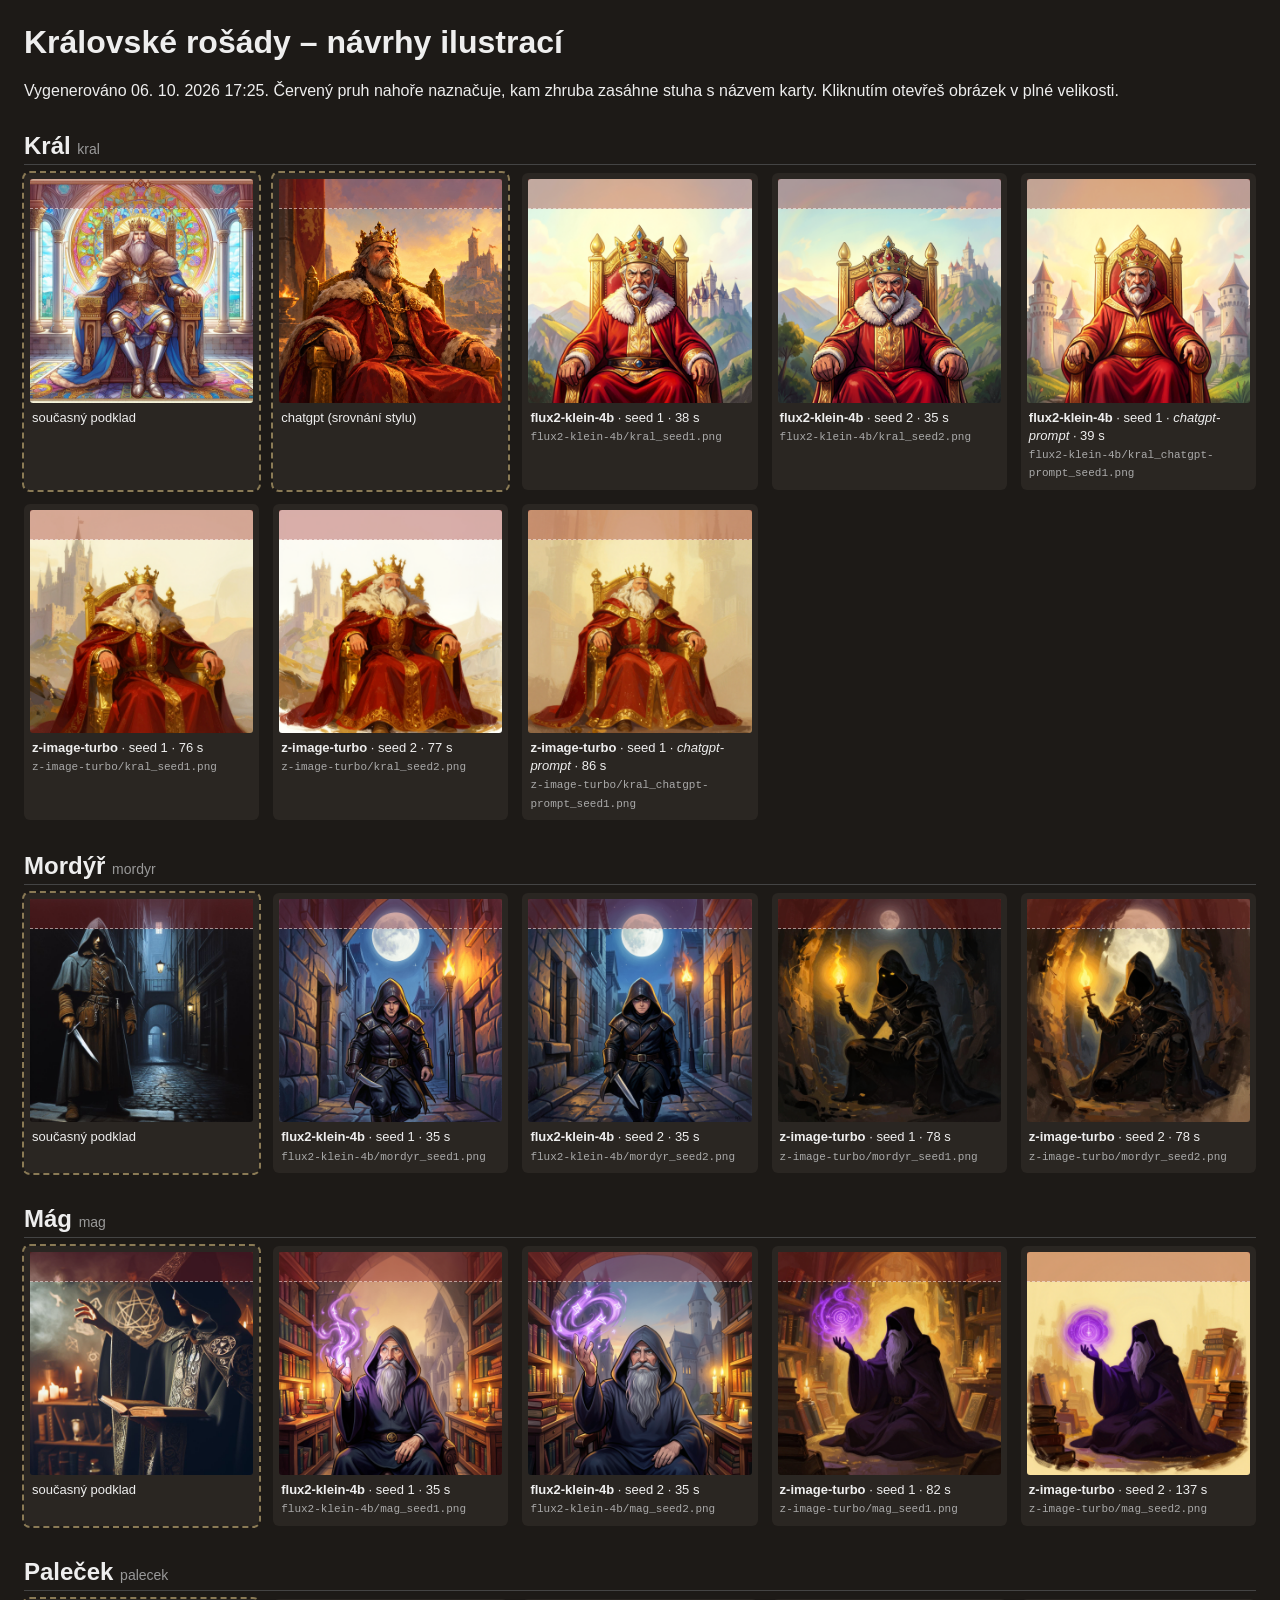
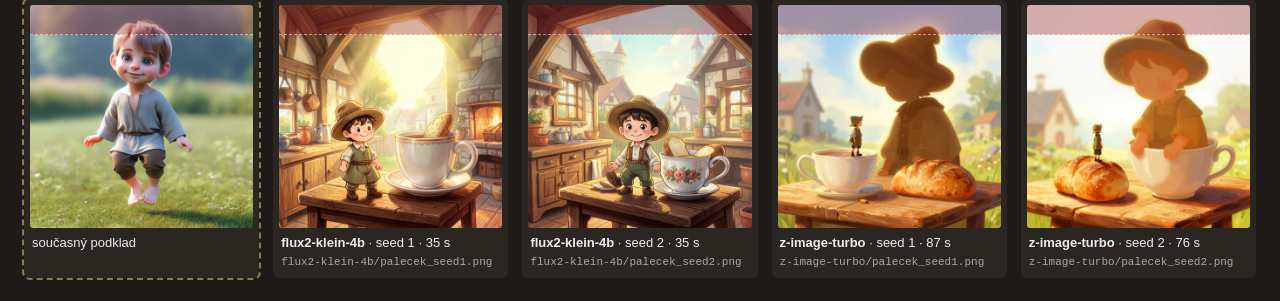
<file: ilustrace_navrhy/prehled.html>
<!doctype html>
<html lang="cs"><head><meta charset="utf-8">
<title>Královské rošády – návrhy ilustrací</title>
<style>
body { font-family: -apple-system, sans-serif; background: #1d1a17; color: #eee; margin: 24px; }
h1 { font-weight: 600; }
h2 { margin: 32px 0 8px; border-bottom: 1px solid #444; padding-bottom: 4px; }
h2 small { color: #999; font-weight: 400; font-size: 14px; }
.mrizka { display: grid; grid-template-columns: repeat(auto-fill, minmax(210px, 1fr)); gap: 14px; }
figure { margin: 0; background: #2a2622; padding: 6px; border-radius: 6px; }
figure.ref { outline: 2px dashed #8a7a55; }
figure img { width: 100%; aspect-ratio: 1; object-fit: cover; display: block; border-radius: 3px; }
figure a { position: relative; display: block; }
/* naznačení stuhy s názvem karty přes horní okraj */
figure a::after { content: ""; position: absolute; left: 0; right: 0; top: 0; height: 13%;
  background: rgba(150, 30, 30, .35); border-bottom: 1px dashed rgba(255,255,255,.5); pointer-events: none; }
figcaption { font-size: 13px; padding: 6px 2px 2px; line-height: 1.4; }
code { color: #aaa; font-size: 11px; }
</style></head><body>
<h1>Královské rošády – návrhy ilustrací</h1>
<p>Vygenerováno 06. 10. 2026 17:25. Červený pruh nahoře naznačuje,
kam zhruba zasáhne stuha s názvem karty. Kliknutím otevřeš obrázek v plné velikosti.</p>
<section><h2>Král <small>kral</small></h2><div class="mrizka"><figure class="ref"><a href="../zdroje/obrazky/karty_podklady/kral.png" target="_blank"><img src="../zdroje/obrazky/karty_podklady/kral.png" loading="lazy"></a><figcaption>současný podklad</figcaption></figure><figure class="ref"><a href="srovnani/kral_chatgpt.png" target="_blank"><img src="srovnani/kral_chatgpt.png" loading="lazy"></a><figcaption>chatgpt (srovnání stylu)</figcaption></figure><figure class=""><a href="flux2-klein-4b/kral_seed1.png" target="_blank"><img src="flux2-klein-4b/kral_seed1.png" loading="lazy"></a><figcaption><b>flux2-klein-4b</b> · seed 1 · 38 s<br><code>flux2-klein-4b/kral_seed1.png</code></figcaption></figure><figure class=""><a href="flux2-klein-4b/kral_seed2.png" target="_blank"><img src="flux2-klein-4b/kral_seed2.png" loading="lazy"></a><figcaption><b>flux2-klein-4b</b> · seed 2 · 35 s<br><code>flux2-klein-4b/kral_seed2.png</code></figcaption></figure><figure class=""><a href="flux2-klein-4b/kral_chatgpt-prompt_seed1.png" target="_blank"><img src="flux2-klein-4b/kral_chatgpt-prompt_seed1.png" loading="lazy"></a><figcaption><b>flux2-klein-4b</b> · seed 1 · <i>chatgpt-prompt</i> · 39 s<br><code>flux2-klein-4b/kral_chatgpt-prompt_seed1.png</code></figcaption></figure><figure class=""><a href="z-image-turbo/kral_seed1.png" target="_blank"><img src="z-image-turbo/kral_seed1.png" loading="lazy"></a><figcaption><b>z-image-turbo</b> · seed 1 · 76 s<br><code>z-image-turbo/kral_seed1.png</code></figcaption></figure><figure class=""><a href="z-image-turbo/kral_seed2.png" target="_blank"><img src="z-image-turbo/kral_seed2.png" loading="lazy"></a><figcaption><b>z-image-turbo</b> · seed 2 · 77 s<br><code>z-image-turbo/kral_seed2.png</code></figcaption></figure><figure class=""><a href="z-image-turbo/kral_chatgpt-prompt_seed1.png" target="_blank"><img src="z-image-turbo/kral_chatgpt-prompt_seed1.png" loading="lazy"></a><figcaption><b>z-image-turbo</b> · seed 1 · <i>chatgpt-prompt</i> · 86 s<br><code>z-image-turbo/kral_chatgpt-prompt_seed1.png</code></figcaption></figure></div></section><section><h2>Mordýř <small>mordyr</small></h2><div class="mrizka"><figure class="ref"><a href="../zdroje/obrazky/karty_podklady/mordyr.png" target="_blank"><img src="../zdroje/obrazky/karty_podklady/mordyr.png" loading="lazy"></a><figcaption>současný podklad</figcaption></figure><figure class=""><a href="flux2-klein-4b/mordyr_seed1.png" target="_blank"><img src="flux2-klein-4b/mordyr_seed1.png" loading="lazy"></a><figcaption><b>flux2-klein-4b</b> · seed 1 · 35 s<br><code>flux2-klein-4b/mordyr_seed1.png</code></figcaption></figure><figure class=""><a href="flux2-klein-4b/mordyr_seed2.png" target="_blank"><img src="flux2-klein-4b/mordyr_seed2.png" loading="lazy"></a><figcaption><b>flux2-klein-4b</b> · seed 2 · 35 s<br><code>flux2-klein-4b/mordyr_seed2.png</code></figcaption></figure><figure class=""><a href="z-image-turbo/mordyr_seed1.png" target="_blank"><img src="z-image-turbo/mordyr_seed1.png" loading="lazy"></a><figcaption><b>z-image-turbo</b> · seed 1 · 78 s<br><code>z-image-turbo/mordyr_seed1.png</code></figcaption></figure><figure class=""><a href="z-image-turbo/mordyr_seed2.png" target="_blank"><img src="z-image-turbo/mordyr_seed2.png" loading="lazy"></a><figcaption><b>z-image-turbo</b> · seed 2 · 78 s<br><code>z-image-turbo/mordyr_seed2.png</code></figcaption></figure></div></section><section><h2>Mág <small>mag</small></h2><div class="mrizka"><figure class="ref"><a href="../zdroje/obrazky/karty_podklady/mag.png" target="_blank"><img src="../zdroje/obrazky/karty_podklady/mag.png" loading="lazy"></a><figcaption>současný podklad</figcaption></figure><figure class=""><a href="flux2-klein-4b/mag_seed1.png" target="_blank"><img src="flux2-klein-4b/mag_seed1.png" loading="lazy"></a><figcaption><b>flux2-klein-4b</b> · seed 1 · 35 s<br><code>flux2-klein-4b/mag_seed1.png</code></figcaption></figure><figure class=""><a href="flux2-klein-4b/mag_seed2.png" target="_blank"><img src="flux2-klein-4b/mag_seed2.png" loading="lazy"></a><figcaption><b>flux2-klein-4b</b> · seed 2 · 35 s<br><code>flux2-klein-4b/mag_seed2.png</code></figcaption></figure><figure class=""><a href="z-image-turbo/mag_seed1.png" target="_blank"><img src="z-image-turbo/mag_seed1.png" loading="lazy"></a><figcaption><b>z-image-turbo</b> · seed 1 · 82 s<br><code>z-image-turbo/mag_seed1.png</code></figcaption></figure><figure class=""><a href="z-image-turbo/mag_seed2.png" target="_blank"><img src="z-image-turbo/mag_seed2.png" loading="lazy"></a><figcaption><b>z-image-turbo</b> · seed 2 · 137 s<br><code>z-image-turbo/mag_seed2.png</code></figcaption></figure></div></section><section><h2>Paleček <small>palecek</small></h2><div class="mrizka"><figure class="ref"><a href="../zdroje/obrazky/karty_podklady/palecek.png" target="_blank"><img src="../zdroje/obrazky/karty_podklady/palecek.png" loading="lazy"></a><figcaption>současný podklad</figcaption></figure><figure class=""><a href="flux2-klein-4b/palecek_seed1.png" target="_blank"><img src="flux2-klein-4b/palecek_seed1.png" loading="lazy"></a><figcaption><b>flux2-klein-4b</b> · seed 1 · 35 s<br><code>flux2-klein-4b/palecek_seed1.png</code></figcaption></figure><figure class=""><a href="flux2-klein-4b/palecek_seed2.png" target="_blank"><img src="flux2-klein-4b/palecek_seed2.png" loading="lazy"></a><figcaption><b>flux2-klein-4b</b> · seed 2 · 35 s<br><code>flux2-klein-4b/palecek_seed2.png</code></figcaption></figure><figure class=""><a href="z-image-turbo/palecek_seed1.png" target="_blank"><img src="z-image-turbo/palecek_seed1.png" loading="lazy"></a><figcaption><b>z-image-turbo</b> · seed 1 · 87 s<br><code>z-image-turbo/palecek_seed1.png</code></figcaption></figure><figure class=""><a href="z-image-turbo/palecek_seed2.png" target="_blank"><img src="z-image-turbo/palecek_seed2.png" loading="lazy"></a><figcaption><b>z-image-turbo</b> · seed 2 · 76 s<br><code>z-image-turbo/palecek_seed2.png</code></figcaption></figure></div></section>
</body></html>
</file>
